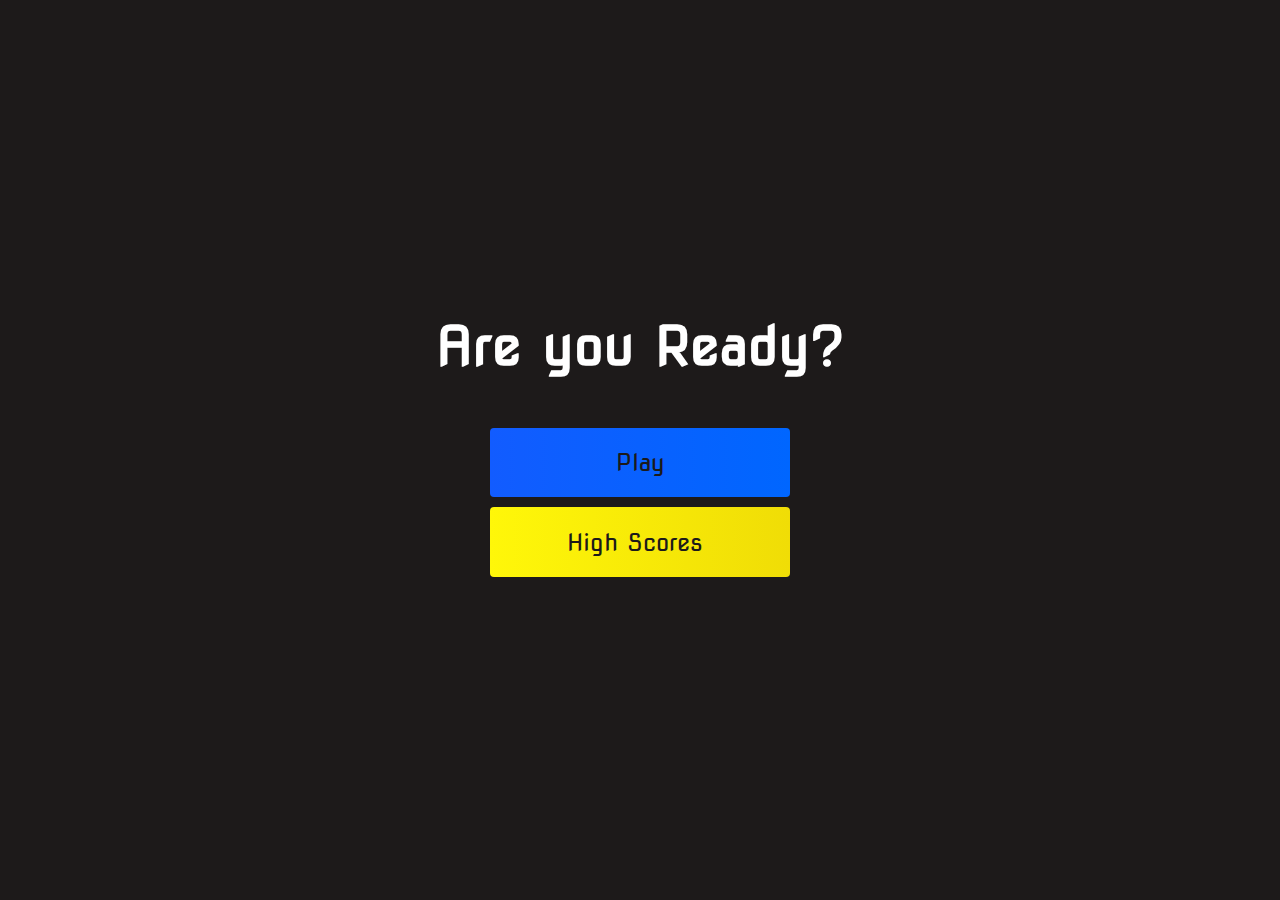
<file: index.html>
<!DOCTYPE html>
<html lang="en">

<head>
    <meta charset="UTF-8">
    <meta name="viewport" content="width=device-width, initial-scale=1.0">
    <title>Home page</title>
    <link rel="stylesheet" href="style.css">
    <link rel="stylesheet" href="https://use.fontawesome.com/releases/v5.13.1/css/all.css" integrity="sha384-xxzQGERXS00kBmZW/6qxqJPyxW3UR0BPsL4c8ILaIWXva5kFi7TxkIIaMiKtqV1Q" crossorigin="anonymous">
</head>

<body>
    <div class="container">
        <div id="home" class="flex-column flex-center">
            <h1>Are you Ready?</h1>
            <a href="/game.html" class="btn">Play</a>
            <a href="/highscores.html" id="highscore-btn" class="btn">High Scores<i class="fas fa-crown"></i></a>
        </div>
    </div>
</body>

</html>
</file>
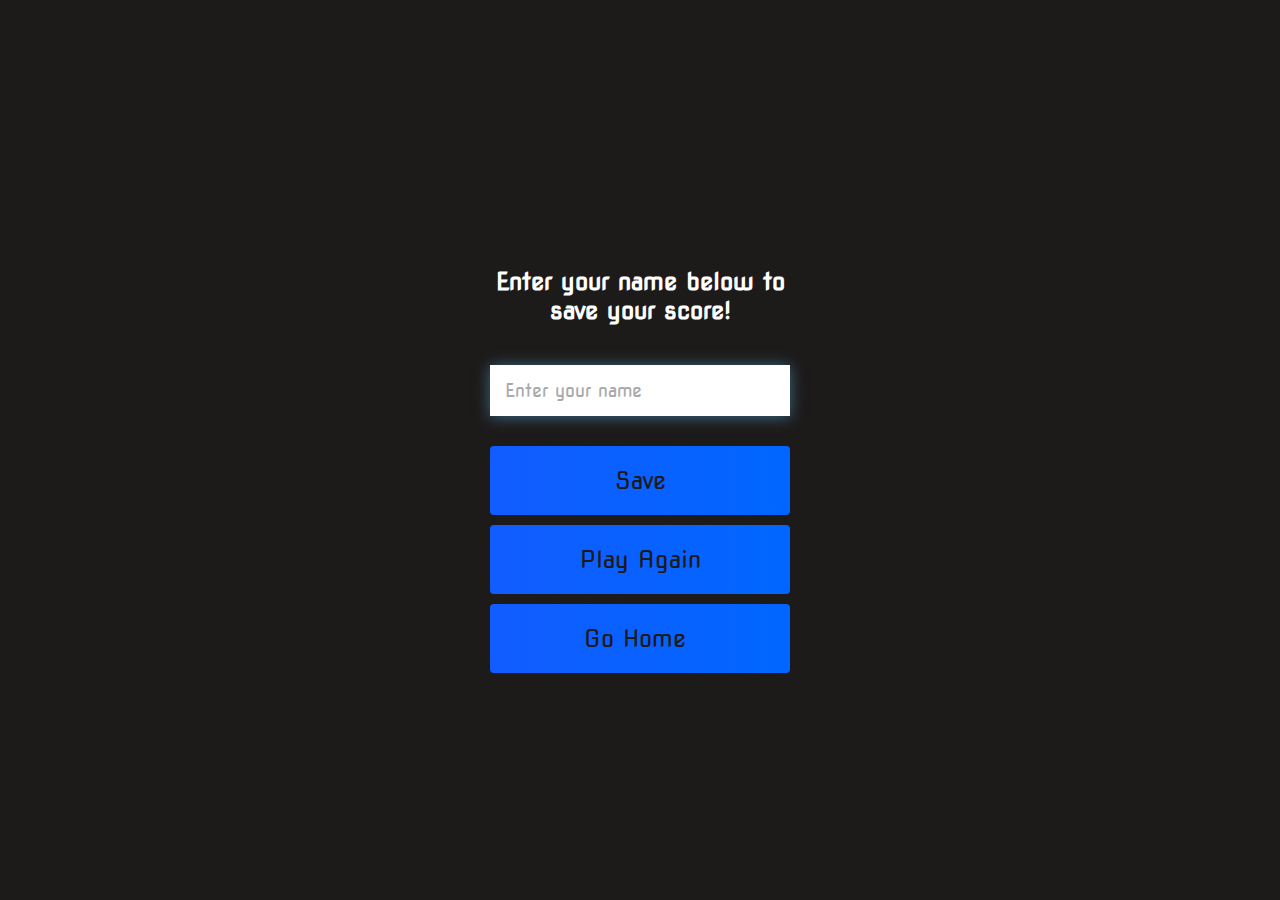
<file: end.html>
<!DOCTYPE html>
<html lang="en">

<head>
    <meta charset="UTF-8">
    <meta name="viewport" content="width=device-width, initial-scale=1.0">
    <title>Document</title>
    <link rel="stylesheet" href="style.css">
    <link rel="stylesheet" href="https://use.fontawesome.com/releases/v5.13.1/css/all.css" integrity="sha384-xxzQGERXS00kBmZW/6qxqJPyxW3UR0BPsL4c8ILaIWXva5kFi7TxkIIaMiKtqV1Q" crossorigin="anonymous">
</head>

<body>
    <div class="container">
        <div id="end" class="flex-center flex-column">
            <h1 id="finalScore">0</h1>
            <form class="end-form-container">
                <h2 id="end-text">Enter your name below to save your score!</h2>
                <input type="text" name="name" id="username" placeholder="Enter your name">
                <button class="btn" id="saveScoreBtn" type="submit" onclick="saveHighScore(event)" disabled>Save</button>
            </form>
            <a href="/game.html" class="btn">Play Again</a>
            <a href="/index.html" class="btn">Go Home<i class="fas fa-home"></i></a>
        </div>
    </div>
    <script src="end.js"></script>
</body>

</html>
</file>
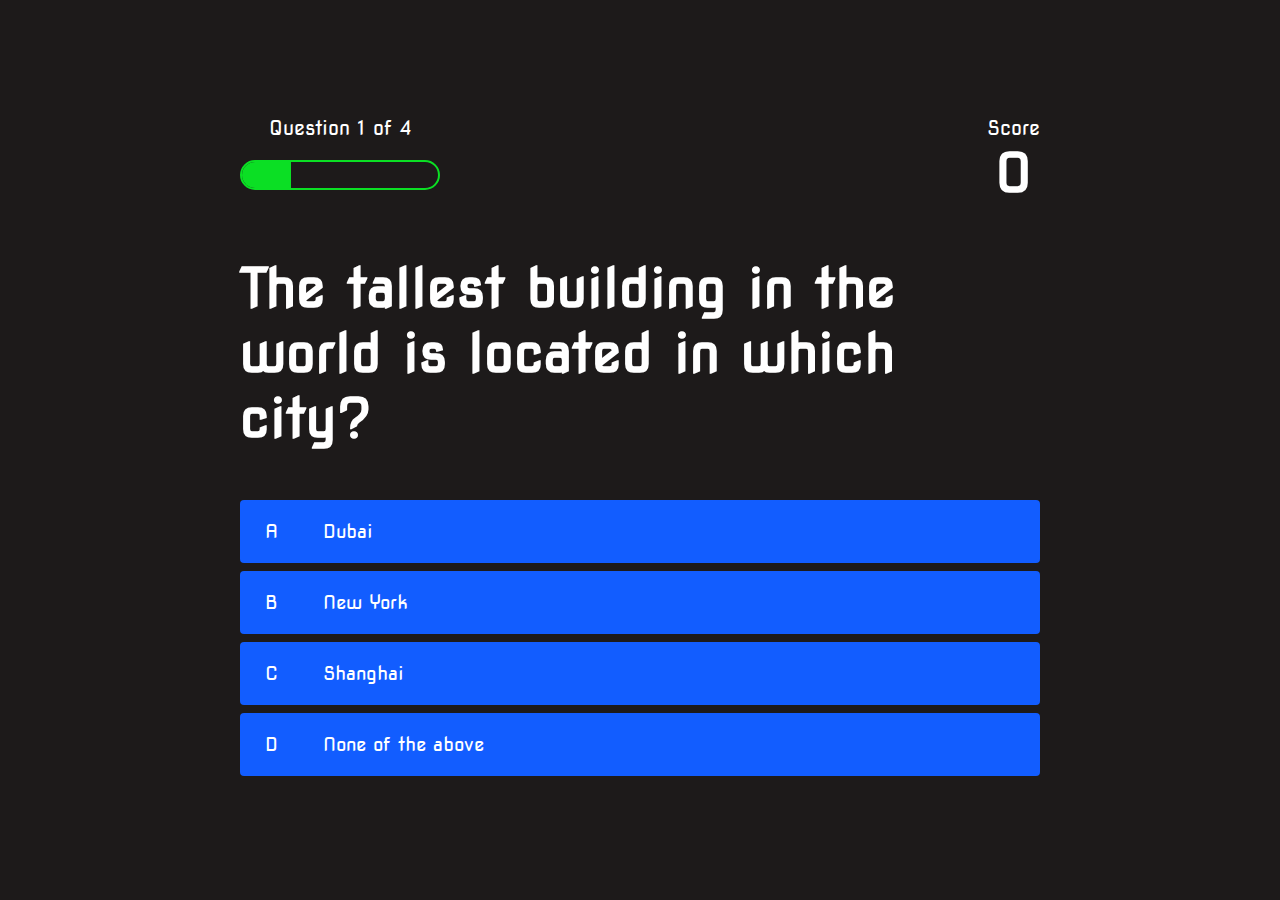
<file: game.html>
<!DOCTYPE html>
<html lang="en">

<head>
    <meta charset="UTF-8">
    <meta name="viewport" content="width=device-width, initial-scale=1.0">
    <title>Quiz Page</title>
    <link rel="stylesheet" href="style.css">
    <link rel="stylesheet" href="game.css">
</head>

<body>
    <div class="container">
        <div id="game" class="justify-center flex-column">
            <div id="hud">
                <div class="hud-item">
                    <p id="progressText" class="hud-prefix">
                        Question
                    </p>
                    <div id="progressBar">
                        <div id="progressBarFull"></div>
                    </div>
                </div>
                <div class="hud-item">
                    <p class="hud-prefix">
                        Score
                    </p>
                    <h1 class="hud-main-text" id="score">
                        0
                    </h1>
                </div>
            </div>
            <h1 id="question">What is the answer to this question</h1>
            <div class="choice-container">
                <p class="choice-prefix">A</p>
                <p class="choice-text" data-number="1">Choice</p>
            </div>
            <div class="choice-container">
                <p class="choice-prefix">B</p>
                <p class="choice-text" data-number="2">Choice 2</p>
            </div>
            <div class="choice-container">
                <p class="choice-prefix">C</p>
                <p class="choice-text" data-number="3">Choice 3</p>
            </div>
            <div class="choice-container">
                <p class="choice-prefix">D</p>
                <p class="choice-text" data-number="4">Choice 4</p>
            </div>
        </div>
    </div>
    <script src="game.js"></script>
</body>

</html>
</file>
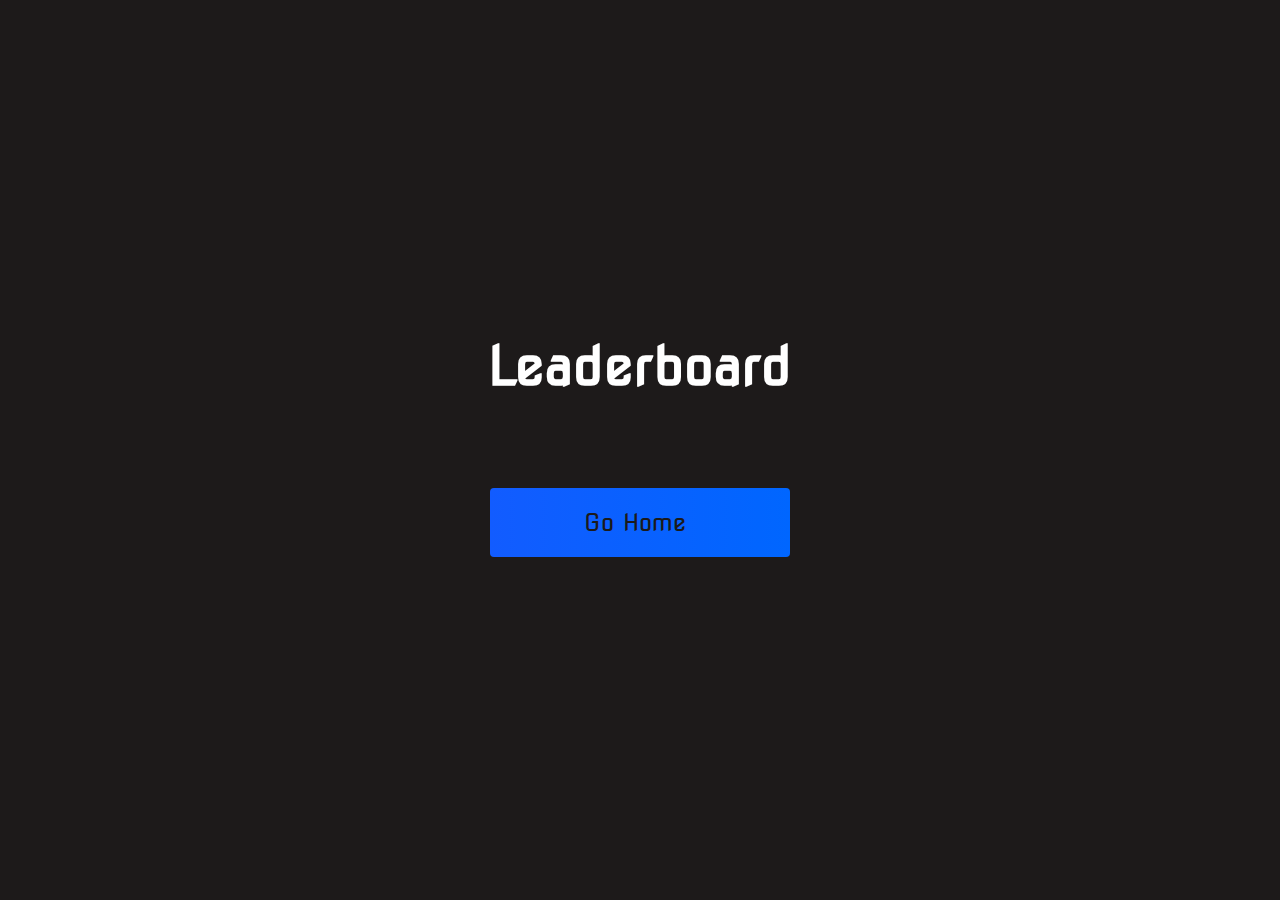
<file: highscores.html>
<!DOCTYPE html>
<html lang="en">

<head>
    <meta charset="UTF-8">
    <meta name="viewport" content="width=device-width, initial-scale=1.0">
    <title>High Scores</title>
    <link rel="stylesheet" href="style.css">
    <link rel="stylesheet" href="highscores.css">
    <link rel="stylesheet" href="https://use.fontawesome.com/releases/v5.13.1/css/all.css" integrity="sha384-xxzQGERXS00kBmZW/6qxqJPyxW3UR0BPsL4c8ILaIWXva5kFi7TxkIIaMiKtqV1Q" crossorigin="anonymous">
</head>

<body>
    <div class="container">
        <div id="highScores" class="flex-center flex-column">
            <h1 id="finalScore">Leaderboard</h1>
            <ul id="highScoresList"></ul>
            <a href="/" class="btn">Go Home<i class="fas fa-home"></i></a>
        </div>
    </div>
    <script src="highscores.js"></script>
</body>

</html>
</file>
<file: style.css>
@import url('https://fonts.googleapis.com/css2?family=Nova+Square&display=swap');
:root {
    background-color: rgb(29, 26, 26)
}

* {
    box-sizing: border-box;
    margin: 0;
    padding: 0;
    font-size: 62.5%;
    font-family: 'Nova Square', cursive;
}

h1 {
    font-size: 5.4rem;
    color: #fff;
    margin-bottom: 5rem;
}

h2 {
    font-size: 4.2rem;
    margin-bottom: 4rem;
}

.container {
    width: 100vw;
    height: 100vh;
    display: flex;
    justify-content: center;
    align-items: center;
    max-width: 80rem;
    margin: 0 auto;
    padding: 2rem;
}

.flex-column {
    display: flex;
    flex-direction: column;
}

.flex-center {
    justify-content: center;
    align-items: center;
}

.justify-center {
    justify-content: center;
}

.text-center {
    text-align: center;
}

.hidden {
    display: none;
}

.btn {
    font-size: 2.4rem;
    padding: 2rem 0;
    width: 30rem;
    text-align: center;
    margin-bottom: 1rem;
    text-decoration: none;
    color: rgb(28, 26, 26);
    background: linear-gradient(90deg, rgb(18, 92, 255) 0%, rgb(0, 102, 255) 100%);
    border-radius: 4px;
}

.btn:hover {
    cursor: pointer;
    box-shadow: 0 0.4rem 1.4rem 0 rgba(8, 114, 244, 0.6);
    transition: transform 150ms;
    transform: scale(1.03);
}

.btn[disabled]:hover {
    cursor: not-allowed;
    box-shadow: none;
    transform: none;
}

#highscore-btn {
    background: linear-gradient(90deg, rgb(255, 247, 9) 0%, rgb(240, 221, 6) 100%);
}

#highscore-btn:hover {
    box-shadow: 0 0.4rem 1.4rem 0 rgba(255, 255, 0, 0.5)
}

.fa-crown {
    font-size: 2.5rem;
    margin-left: 1rem;
}


/* End Page CSS */

.end-form-container {
    width: 100%;
    display: flex;
    flex-direction: column;
    align-items: center;
    max-width: 30rem;
}

input {
    margin-bottom: 1rem;
    width: 20rem;
    padding: 1.5rem;
    font-size: 1.8rem;
    border: none;
    box-shadow: 0 0.1rem 1.4rem 0 rgba(86, 185, 235, 0.5);
}

input::placeholder {
    color: #aaa;
}

#username {
    margin-bottom: 3rem;
    width: 100%;
    outline: none;
}

#end-text {
    font-size: 2.4rem;
    color: #fff;
    text-align: center;
}

#saveScoreBtn {
    border: none;
}

.fa-home {
    margin-left: 1rem;
    font-size: 2rem;
    color: rgb(28, 26, 26)
}
</file>
<file: game.css>
body {
    color: #fff;
}

.choice-container {
    display: flex;
    margin-bottom: 0.8rem;
    width: 100%;
    border-radius: 4px;
    background: rgb(18, 93, 255);
    font-size: 3rem;
    min-width: 80rem;
}

.choice-container:hover {
    cursor: pointer;
    box-shadow: 0 0.4rem 1.4rem 0 rgba(6, 103, 247, 0.5);
    transform: scale(1.02);
    transform: transform 100ms;
}

.choice-prefix {
    padding: 2rem 2.5rem;
    color: white;
}

.choice-text {
    padding: 2rem;
    width: 100%;
}

.correct {
    background: linear-gradient(32deg, rgba(11, 223, 36) 0%, rgb(41, 232, 111) 100%);
}

.incorrect {
    background: linear-gradient(32deg, rgba(230, 29, 29, 1) 0%, rgb(224, 11, 11, 1) 100%);
}


/* Heads up Display */

#hud {
    display: flex;
    justify-content: space-between;
}

.hud-prefix {
    text-align: center;
    font-size: 2rem;
}

.hud-main-text {
    text-align: center;
}

#progressBar {
    width: 20rem;
    height: 3rem;
    border: 0.2rem solid rgb(11, 223, 36);
    margin-top: 2rem;
    border-radius: 50px;
    overflow: hidden;
}

#progressBarFull {
    height: 100%;
    background: rgb(11, 223, 36);
    width: 0%;
}

@media screen and (max-width: 768px) {
    .choice-container {
        min-width: 40rem;
    }
}
</file>
<file: highscores.css>
body {
    color: #fff;
}

#highScoresList {
    list-style: none;
    margin-bottom: 4rem;
}

.high-score {
    font-size: 2.8rem;
    margin-bottom: 0.5rem;
}
</file>
